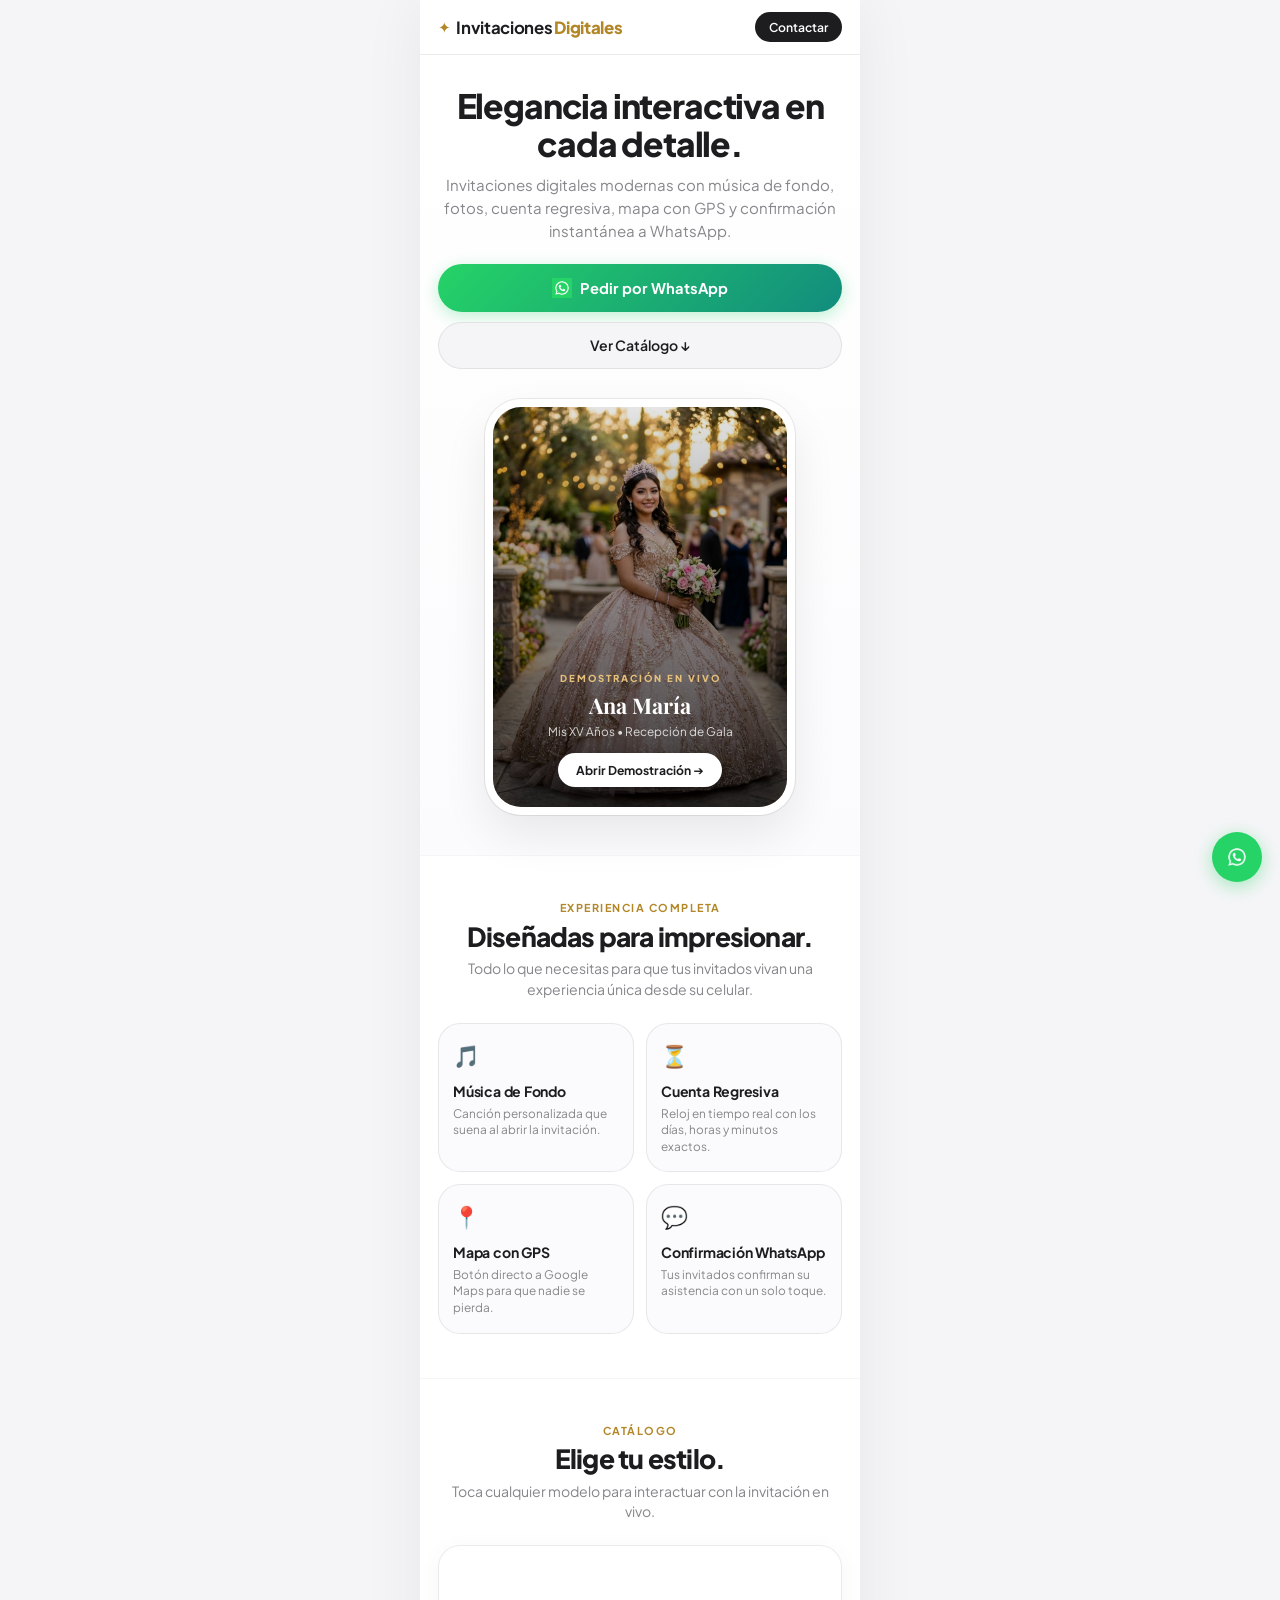
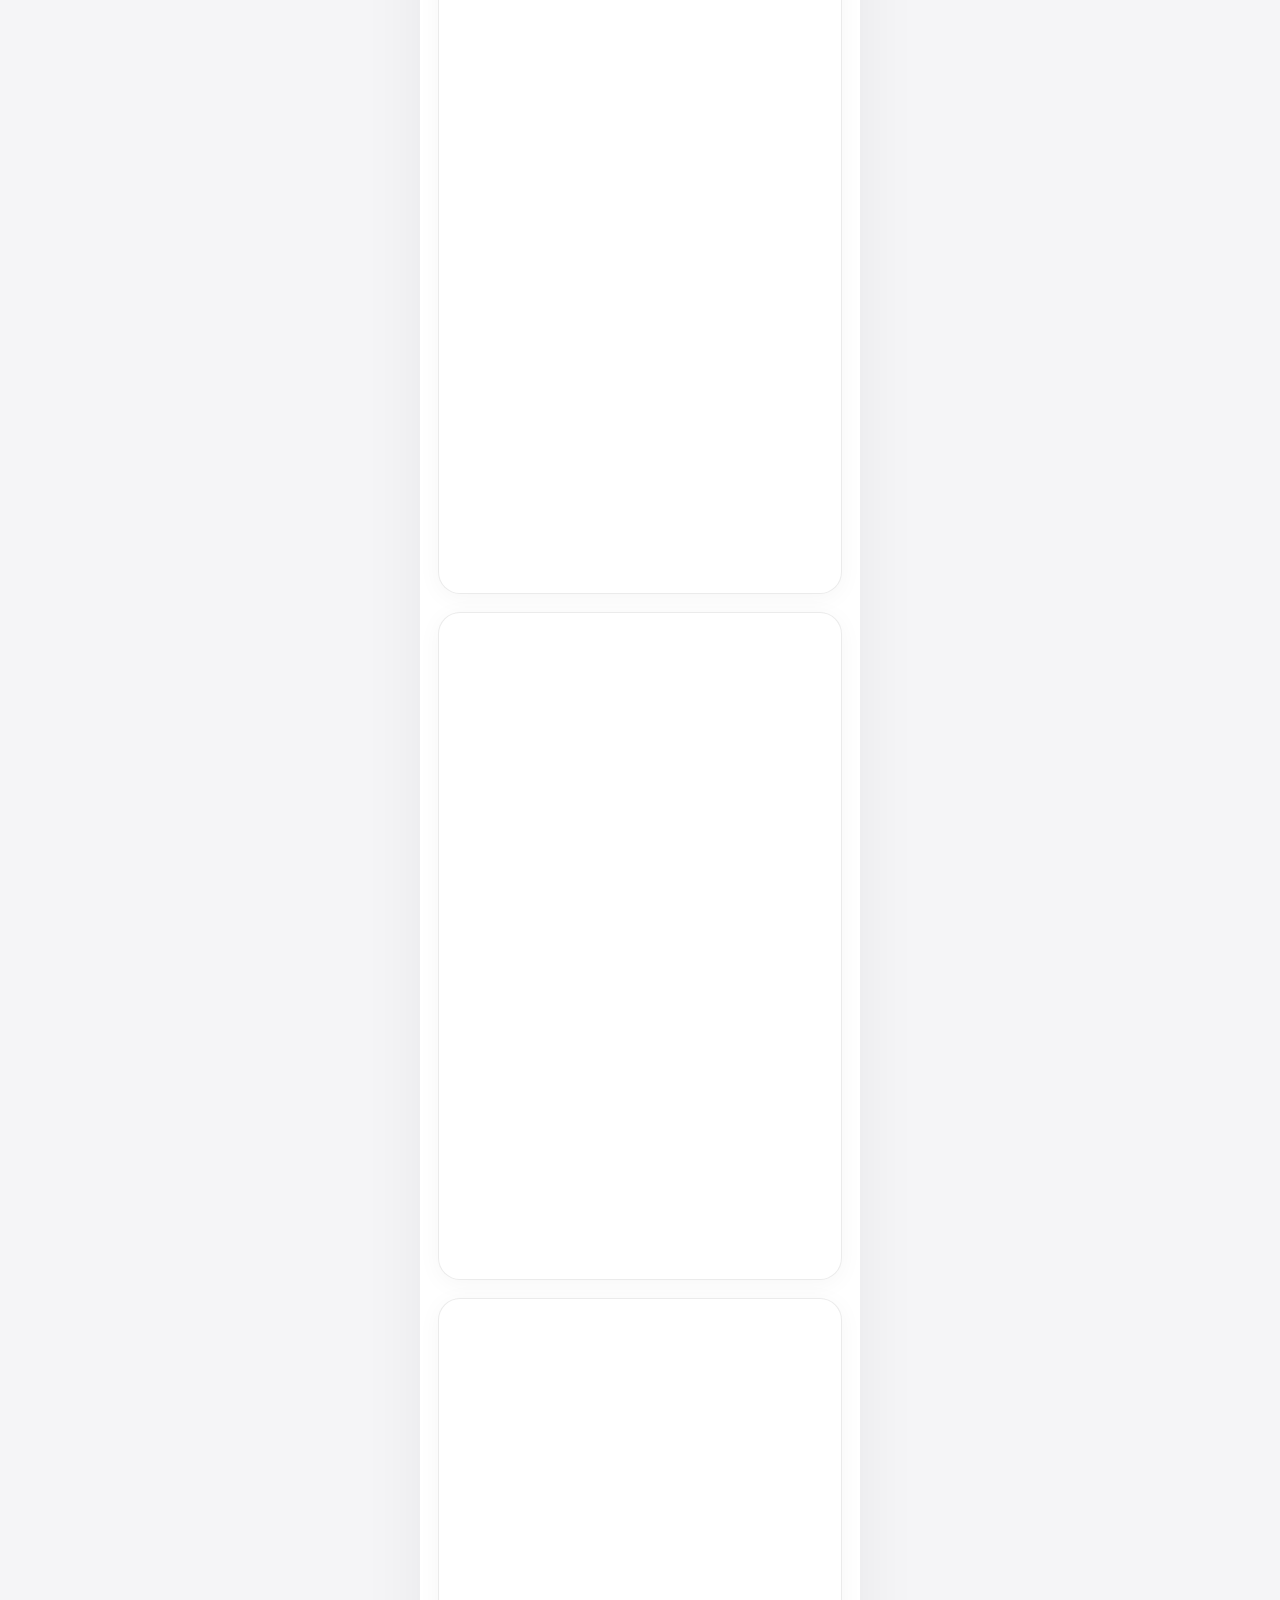
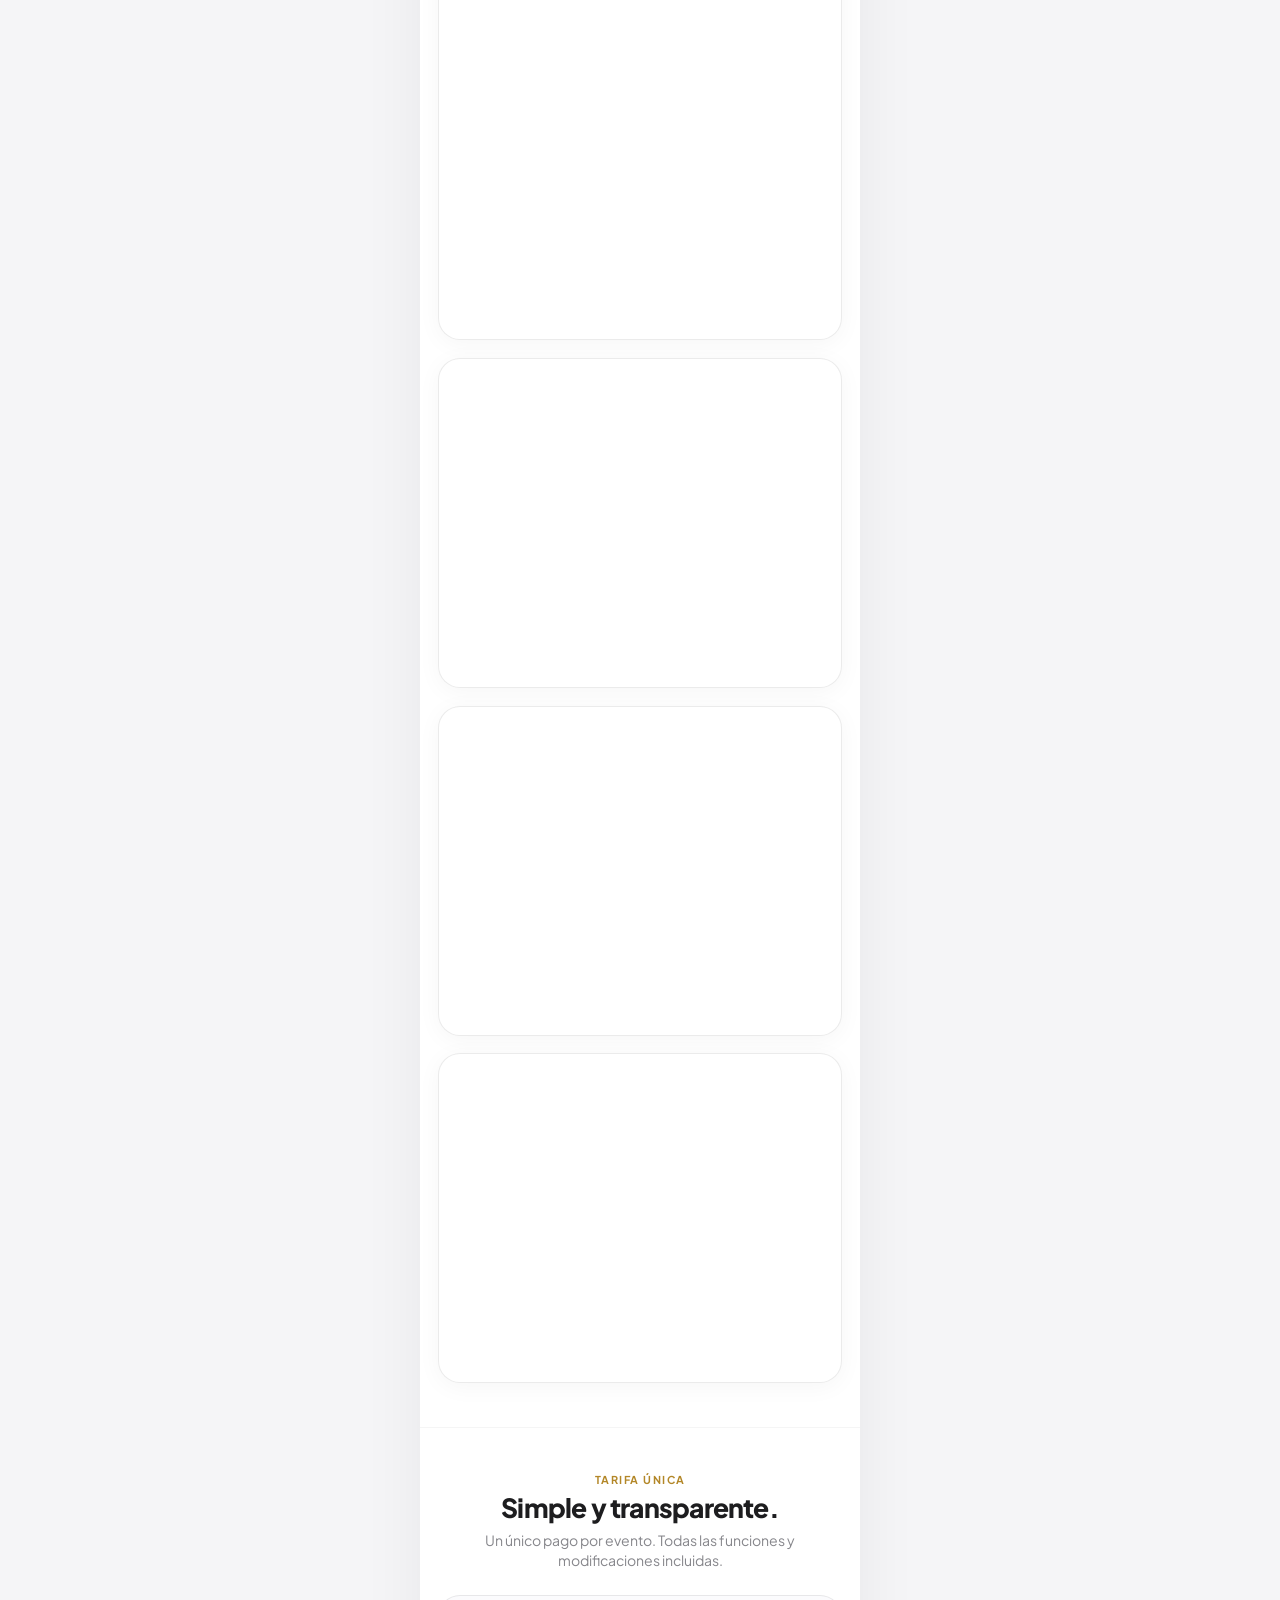
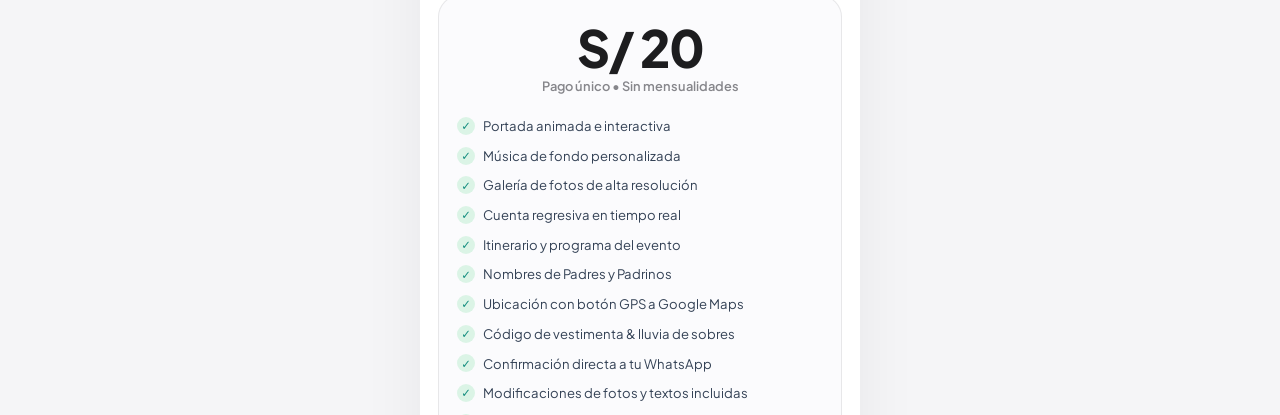
<file: index.html>
<!DOCTYPE html>
<html lang="es">
<head>
    <meta charset="UTF-8">
    <meta name="viewport" content="width=device-width, initial-scale=1.0, maximum-scale=1.0, user-scalable=no, viewport-fit=cover">
    <meta name="theme-color" content="#f5f5f7">
    <meta name="mobile-web-app-capable" content="yes">
    <meta name="apple-mobile-web-app-capable" content="yes">
    <meta name="apple-mobile-web-app-status-bar-style" content="default">
    <title>Invitaciones Digitales e Interactivas | Diseño Exclusivo</title>
    <link rel="icon" type="image/svg+xml" href="assets/images/favicon.svg">
    
    <!-- Google Fonts & Apple SF Font Fallbacks -->
    <link rel="preconnect" href="https://fonts.googleapis.com">
    <link rel="preconnect" href="https://fonts.gstatic.com" crossorigin>
    <link href="https://fonts.googleapis.com/css2?family=Plus+Jakarta+Sans:wght@400;500;600;700;800&family=Playfair+Display:ital,wght@0,600;0,700;1,600&display=swap" rel="stylesheet">
    
    <link rel="stylesheet" href="landing.css">
</head>
<body class="apple-light-body">

    <!-- Mobile-First App Wrapper -->
    <div class="apple-app-wrapper">

        <!-- Apple-Style Translucent Top Navigation -->
        <header class="apple-nav">
            <div class="apple-nav-inner">
                <a href="#" class="apple-logo">
                    <span class="apple-logo-icon">✦</span>
                    <span class="apple-logo-text">Invitaciones<strong>Digitales</strong></span>
                </a>
                <a href="https://wa.me/51988799404?text=Hola,%20deseo%20pedir%20mi%20invitaci%C3%B3n%20digital" target="_blank" rel="noopener noreferrer" class="apple-nav-btn">
                    <span>Contactar</span>
                </a>
            </div>
        </header>

        <!-- Hero Section (Apple Light Style) -->
        <section class="apple-hero">
            <h1 class="apple-hero-title">
                Elegancia interactiva en cada detalle.
            </h1>
            <p class="apple-hero-subtitle">
                Invitaciones digitales modernas con música de fondo, fotos, cuenta regresiva, mapa con GPS y confirmación instantánea a WhatsApp.
            </p>

            <div class="apple-hero-cta-group">
                <a href="https://wa.me/51988799404?text=Hola,%20deseo%20pedir%20mi%20invitaci%C3%B3n%20digital" target="_blank" rel="noopener noreferrer" class="apple-btn-primary">
                    <img src="whatsapp.png" alt="WhatsApp" class="apple-wa-icon">
                    <span>Pedir por WhatsApp</span>
                </a>
                <a href="#catalogo" class="apple-btn-secondary">
                    <span>Ver Catálogo ↓</span>
                </a>
            </div>

            <!-- Apple Clean Device Showcase -->
            <div class="apple-device-frame">
                <div class="apple-device-screen">
                    <img src="demos/xv-anos/imagenes/hero.jpg" alt="Demostración Invitación" class="apple-screen-img" fetchpriority="high" decoding="async">
                    <div class="apple-screen-overlay"></div>
                    
                    <div class="apple-card-content">
                        <div class="apple-card-badge">DEMOSTRACIÓN EN VIVO</div>
                        <h2 class="apple-card-title">Ana María</h2>
                        <p class="apple-card-sub">Mis XV Años • Recepción de Gala</p>
                        <a href="./demos/xv-anos/codigo/index.html" target="_blank" class="apple-pill-link">
                            <span>Abrir Demostración ➔</span>
                        </a>
                    </div>
                </div>
            </div>
        </section>

        <!-- Apple Bento Grid: Experiencia y Funcionalidades -->
        <section class="apple-section">
            <div class="apple-section-header">
                <span class="apple-section-kicker">EXPERIENCIA COMPLETA</span>
                <h2 class="apple-section-title">Diseñadas para impresionar.</h2>
                <p class="apple-section-desc">Todo lo que necesitas para que tus invitados vivan una experiencia única desde su celular.</p>
            </div>

            <div class="apple-bento-grid">
                
                <div class="apple-bento-card">
                    <div class="bento-icon">🎵</div>
                    <h3>Música de Fondo</h3>
                    <p>Canción personalizada que suena al abrir la invitación.</p>
                </div>

                <div class="apple-bento-card">
                    <div class="bento-icon">⏳</div>
                    <h3>Cuenta Regresiva</h3>
                    <p>Reloj en tiempo real con los días, horas y minutos exactos.</p>
                </div>

                <div class="apple-bento-card">
                    <div class="bento-icon">📍</div>
                    <h3>Mapa con GPS</h3>
                    <p>Botón directo a Google Maps para que nadie se pierda.</p>
                </div>

                <div class="apple-bento-card">
                    <div class="bento-icon">💬</div>
                    <h3>Confirmación WhatsApp</h3>
                    <p>Tus invitados confirman su asistencia con un solo toque.</p>
                </div>

            </div>
        </section>

        <!-- Catalog Section: Modelos de Invitaciones -->
        <section id="catalogo" class="apple-section">
            <div class="apple-section-header">
                <span class="apple-section-kicker">CATÁLOGO</span>
                <h2 class="apple-section-title">Elige tu estilo.</h2>
                <p class="apple-section-desc">Toca cualquier modelo para interactuar con la invitación en vivo.</p>
            </div>

            <div class="apple-catalog-list">

                <!-- Demo 1: XV Años -->
                <div class="apple-product-card">
                    <div class="apple-card-media">
                        <img src="demos/xv-anos/imagenes/hero.jpg" alt="XV Años" loading="lazy" decoding="async">
                        <span class="apple-tag">XV Años</span>
                    </div>
                    <div class="apple-card-info">
                        <h3>XV Años — Ana María</h3>
                        <p>Elegante, glamorosa y mágica con itinerario y fotos.</p>
                        <a href="./demos/xv-anos/codigo/index.html" target="_blank" class="apple-btn-demo">
                            Ver Demo en Vivo ➔
                        </a>
                    </div>
                </div>

                <!-- Demo 2: Boda -->
                <div class="apple-product-card">
                    <div class="apple-card-media">
                        <img src="demos/boda/imagenes/hero.jpg" alt="Boda" loading="lazy" decoding="async">
                        <span class="apple-tag">Bodas</span>
                    </div>
                    <div class="apple-card-info">
                        <h3>Bodas — María & Carlos</h3>
                        <p>Estilo romántico, de etiqueta, con fotos y mapa GPS.</p>
                        <a href="./demos/boda/codigo/index.html" target="_blank" class="apple-btn-demo">
                            Ver Demo en Vivo ➔
                        </a>
                    </div>
                </div>

                <!-- Demo 3: Cumpleaños -->
                <div class="apple-product-card">
                    <div class="apple-card-media">
                        <img src="demos/cumpleanos/imagenes/hero.jpg" alt="Cumpleaños" loading="lazy" decoding="async">
                        <span class="apple-tag">Cumpleaños</span>
                    </div>
                    <div class="apple-card-info">
                        <h3>Cumpleaños #18 — Juan</h3>
                        <p>Festiva y llena de energía para todas las edades.</p>
                        <a href="./demos/cumpleanos/codigo/index.html" target="_blank" class="apple-btn-demo">
                            Ver Demo en Vivo ➔
                        </a>
                    </div>
                </div>

                <!-- Demo 4: Baby Shower -->
                <div class="apple-product-card">
                    <div class="apple-card-media">
                        <img src="demos/babyshower/imagenes/hero.jpg" alt="Baby Shower" loading="lazy" decoding="async">
                        <span class="apple-tag">Baby Shower</span>
                    </div>
                    <div class="apple-card-info">
                        <h3>Baby Shower — Mateo</h3>
                        <p>Diseño tierno y delicado con sugerencia de regalos.</p>
                        <a href="./demos/babyshower/codigo/index.html" target="_blank" class="apple-btn-demo">
                            Ver Demo en Vivo ➔
                        </a>
                    </div>
                </div>

                <!-- Demo 5: Bautizo -->
                <div class="apple-product-card">
                    <div class="apple-card-media">
                        <img src="demos/bautizo/imagenes/hero.jpg" alt="Bautizos" loading="lazy" decoding="async">
                        <span class="apple-tag">Bautizos</span>
                    </div>
                    <div class="apple-card-info">
                        <h3>Bautizos — Lucía</h3>
                        <p>Estilo familiar y espiritual con padrinos y recepción.</p>
                        <a href="./demos/bautizo/codigo/index.html" target="_blank" class="apple-btn-demo">
                            Ver Demo en Vivo ➔
                        </a>
                    </div>
                </div>

                <!-- Demo 6: Aniversario -->
                <div class="apple-product-card">
                    <div class="apple-card-media">
                        <img src="demos/aniversario/imagenes/hero.jpg" alt="Aniversarios" loading="lazy" decoding="async">
                        <span class="apple-tag">Aniversarios</span>
                    </div>
                    <div class="apple-card-info">
                        <h3>Aniversarios — Elena & Roberto</h3>
                        <p>Bodas de Plata / Oro con galería de recuerdos.</p>
                        <a href="./demos/aniversario/codigo/index.html" target="_blank" class="apple-btn-demo">
                            Ver Demo en Vivo ➔
                        </a>
                    </div>
                </div>

            </div>
        </section>

        <!-- Pricing Section (Apple Spec Card Style) -->
        <section id="precio" class="apple-section">
            <div class="apple-section-header">
                <span class="apple-section-kicker">TARIFA ÚNICA</span>
                <h2 class="apple-section-title">Simple y transparente.</h2>
                <p class="apple-section-desc">Un único pago por evento. Todas las funciones y modificaciones incluidas.</p>
            </div>

            <div class="apple-pricing-box">
                <div class="apple-price-hero">
                    <div class="apple-price-number">S/ 20</div>
                    <div class="apple-price-note">Pago único • Sin mensualidades</div>
                </div>

                <div class="apple-specs-list">
                    <div class="spec-row"><span class="spec-check">✓</span><span>Portada animada e interactiva</span></div>
                    <div class="spec-row"><span class="spec-check">✓</span><span>Música de fondo personalizada</span></div>
                    <div class="spec-row"><span class="spec-check">✓</span><span>Galería de fotos de alta resolución</span></div>
                    <div class="spec-row"><span class="spec-check">✓</span><span>Cuenta regresiva en tiempo real</span></div>
                    <div class="spec-row"><span class="spec-check">✓</span><span>Itinerario y programa del evento</span></div>
                    <div class="spec-row"><span class="spec-check">✓</span><span>Nombres de Padres y Padrinos</span></div>
                    <div class="spec-row"><span class="spec-check">✓</span><span>Ubicación con botón GPS a Google Maps</span></div>
                    <div class="spec-row"><span class="spec-check">✓</span><span>Código de vestimenta & lluvia de sobres</span></div>
                    <div class="spec-row"><span class="spec-check">✓</span><span>Confirmación directa a tu WhatsApp</span></div>
                    <div class="spec-row"><span class="spec-check">✓</span><span>Modificaciones de fotos y textos incluidas</span></div>
                    <div class="spec-row"><span class="spec-check">✓</span><span>Entrega rápida en menos de 24 horas</span></div>
                </div>

                <a href="https://wa.me/51988799404?text=Hola,%20deseo%20pedir%20mi%20invitaci%C3%B3n%20digital" target="_blank" rel="noopener noreferrer" class="apple-btn-primary apple-btn-full">
                    <img src="whatsapp.png" alt="WhatsApp" class="apple-wa-icon">
                    <span>Pedir Mi Invitación por WhatsApp</span>
                </a>
            </div>
        </section>

        <!-- FAQ Section -->
        <section id="faq" class="apple-section">
            <div class="apple-section-header">
                <span class="apple-section-kicker">PREGUNTAS FRECUENTES</span>
                <h2 class="apple-section-title">¿Cómo funciona?</h2>
            </div>

            <div class="apple-faq-stack">
                <div class="apple-faq-item">
                    <h4>1. ¿Cómo les envío mis datos y fotos?</h4>
                    <p>Nos escribes directamente por WhatsApp con tus fotos, fecha, hora, lugar y nosotros preparamos todo.</p>
                </div>
                <div class="apple-faq-item">
                    <h4>2. ¿Puedo pedir modificaciones o correcciones?</h4>
                    <p>Sí, adaptamos los textos, fotos y detalles a tu gusto hasta que quede perfecta.</p>
                </div>
                <div class="apple-faq-item">
                    <h4>3. ¿Cuánto tiempo demora la entrega?</h4>
                    <p>Te entregamos el enlace privado de tu invitación en <strong>menos de 24 horas</strong>.</p>
                </div>
                <div class="apple-faq-item">
                    <h4>4. ¿Cómo la reciben mis invitados?</h4>
                    <p>Solo les compartes tu enlace por WhatsApp y se abre al instante en cualquier teléfono.</p>
                </div>
            </div>
        </section>

        <!-- Apple Minimal Footer -->
        <footer class="apple-footer">
            <div class="apple-footer-content">
                <h2>Haz que tu evento sea inolvidable.</h2>
                <p>Pide tu invitación digital hoy mismo.</p>
                <a href="https://wa.me/51988799404?text=Hola,%20deseo%20pedir%20mi%20invitaci%C3%B3n%20digital" target="_blank" rel="noopener noreferrer" class="apple-btn-primary">
                    <img src="whatsapp.png" alt="WhatsApp" class="apple-wa-icon">
                    <span>Escríbenos por WhatsApp</span>
                </a>
                <div class="apple-copyright">
                    © 2026 Invitaciones Digitales — Todos los derechos reservados.
                </div>
            </div>
        </footer>

    </div>

    <!-- Floating WhatsApp Button -->
    <a href="https://wa.me/51988799404?text=Hola,%20deseo%20pedir%20mi%20invitaci%C3%B3n%20digital" target="_blank" rel="noopener noreferrer" class="apple-floating-wa" title="Pedir por WhatsApp">
        <img src="whatsapp.png" alt="WhatsApp">
    </a>

</body>
</html>
</file>
<file: landing.css>
/* ==========================================================================
   APPLE DESIGN SYSTEM — TEMA CLARO (LIGHT THEME) MOBILE APP
   ========================================================================== */

*, *::before, *::after {
    box-sizing: border-box;
    margin: 0;
    padding: 0;
}

:root {
    --apple-bg: #f5f5f7;
    --apple-card: #ffffff;
    --apple-dark: #1d1d1f;
    --apple-gray: #86868b;
    --apple-light-gray: #fbfbfd;
    --apple-border: rgba(0, 0, 0, 0.08);
    --apple-border-light: rgba(0, 0, 0, 0.04);
    --apple-accent: #0071e3;
    --apple-gold: #b38728;
    --apple-shadow: 0 4px 24px rgba(0, 0, 0, 0.04);
    --apple-shadow-hover: 0 10px 30px rgba(0, 0, 0, 0.08);
    --apple-radius-card: 22px;
    --apple-radius-pill: 980px;
}

html {
    scroll-behavior: smooth;
    font-size: 16px;
    -webkit-text-size-adjust: 100%;
    -webkit-tap-highlight-color: transparent;
}

body.apple-light-body {
    font-family: -apple-system, BlinkMacSystemFont, "SF Pro Text", "SF Pro Display", "Plus Jakarta Sans", system-ui, sans-serif;
    background-color: var(--apple-bg);
    color: var(--apple-dark);
    line-height: 1.5;
    overflow-x: hidden;
    touch-action: manipulation;
    min-height: 100vh;
}

/* Mobile-First App Wrapper */
.apple-app-wrapper {
    width: 100%;
    max-width: 440px;
    margin: 0 auto;
    background: #ffffff;
    min-height: 100vh;
    min-height: 100dvh;
    position: relative;
    box-shadow: 0 0 60px rgba(0, 0, 0, 0.06);
}

/* ==========================================================================
   APPLE TRANSLUCENT TOP NAVIGATION
   ========================================================================== */
.apple-nav {
    position: sticky;
    top: 0;
    left: 0;
    width: 100%;
    z-index: 1000;
    background: rgba(255, 255, 255, 0.85);
    backdrop-filter: saturate(180%) blur(20px);
    -webkit-backdrop-filter: saturate(180%) blur(20px);
    border-bottom: 1px solid var(--apple-border);
    padding: 12px 18px;
}

.apple-nav-inner {
    display: flex;
    align-items: center;
    justify-content: space-between;
}

.apple-logo {
    display: flex;
    align-items: center;
    gap: 6px;
    text-decoration: none;
    color: var(--apple-dark);
    font-size: 1.05rem;
    font-weight: 700;
    letter-spacing: -0.02em;
}

.apple-logo-icon {
    color: var(--apple-gold);
    font-size: 0.95rem;
}

.apple-logo-text strong {
    font-weight: 800;
    color: var(--apple-gold);
    margin-left: 2px;
}

.apple-nav-btn {
    background: var(--apple-dark);
    color: #ffffff;
    font-size: 0.76rem;
    font-weight: 600;
    padding: 6px 14px;
    border-radius: var(--apple-radius-pill);
    text-decoration: none;
    transition: opacity 0.2s ease, transform 0.2s ease;
}

.apple-nav-btn:hover {
    opacity: 0.85;
    transform: scale(0.98);
}

/* ==========================================================================
   HERO SECTION (APPLE LIGHT THEME)
   ========================================================================== */
.apple-hero {
    padding: 32px 18px 40px;
    background: linear-gradient(180deg, #ffffff 0%, var(--apple-light-gray) 100%);
    text-align: center;
}

.apple-hero-eyebrow {
    font-size: 0.72rem;
    font-weight: 700;
    letter-spacing: 1.5px;
    text-transform: uppercase;
    color: var(--apple-gold);
    margin-bottom: 8px;
}

.apple-hero-title {
    font-size: 2.1rem;
    font-weight: 800;
    line-height: 1.12;
    letter-spacing: -0.035em;
    color: var(--apple-dark);
    margin-bottom: 12px;
}

.apple-hero-subtitle {
    font-size: 0.94rem;
    color: var(--apple-gray);
    line-height: 1.5;
    margin-bottom: 22px;
    font-weight: 400;
}

.apple-hero-cta-group {
    display: flex;
    flex-direction: column;
    gap: 10px;
    margin-bottom: 30px;
}

.apple-btn-primary {
    display: flex;
    align-items: center;
    justify-content: center;
    gap: 8px;
    background: linear-gradient(135deg, #25D366 0%, #128C7E 100%);
    color: #ffffff;
    padding: 13px 22px;
    border-radius: var(--apple-radius-pill);
    font-size: 0.92rem;
    font-weight: 700;
    text-decoration: none;
    box-shadow: 0 4px 16px rgba(37, 211, 102, 0.3);
    transition: transform 0.2s ease, opacity 0.2s ease;
}

.apple-btn-primary:hover {
    transform: scale(0.99);
    opacity: 0.95;
}

.apple-wa-icon {
    width: 20px;
    height: 20px;
    object-fit: contain;
}

.apple-btn-secondary {
    display: flex;
    align-items: center;
    justify-content: center;
    background: var(--apple-bg);
    color: var(--apple-dark);
    border: 1px solid var(--apple-border);
    padding: 12px 20px;
    border-radius: var(--apple-radius-pill);
    font-size: 0.88rem;
    font-weight: 600;
    text-decoration: none;
    transition: background 0.2s ease;
}

.apple-btn-secondary:hover {
    background: #eaeaea;
}

/* Apple Device Mockup Showcase */
.apple-device-frame {
    width: 100%;
    max-width: 310px;
    margin: 0 auto;
    background: #ffffff;
    border-radius: 36px;
    padding: 8px;
    box-shadow: 0 20px 45px rgba(0, 0, 0, 0.08), 0 0 0 1px var(--apple-border);
}

.apple-device-screen {
    width: 100%;
    height: 400px;
    border-radius: 28px;
    overflow: hidden;
    position: relative;
    background: #000000;
}

.apple-screen-img {
    width: 100%;
    height: 100%;
    object-fit: cover;
}

.apple-screen-overlay {
    position: absolute;
    inset: 0;
    background: linear-gradient(180deg, rgba(0,0,0,0.1) 0%, rgba(0,0,0,0.75) 100%);
}

.apple-card-content {
    position: absolute;
    bottom: 0;
    left: 0;
    right: 0;
    padding: 20px 16px;
    text-align: center;
    color: #ffffff;
}

.apple-card-badge {
    font-size: 0.6rem;
    font-weight: 800;
    letter-spacing: 2px;
    color: #e5c07b;
    margin-bottom: 4px;
}

.apple-card-title {
    font-family: 'Playfair Display', serif;
    font-size: 1.35rem;
    font-weight: 700;
    margin-bottom: 2px;
}

.apple-card-sub {
    font-size: 0.74rem;
    color: rgba(255, 255, 255, 0.8);
    margin-bottom: 12px;
}

.apple-pill-link {
    display: inline-flex;
    align-items: center;
    justify-content: center;
    background: #ffffff;
    color: var(--apple-dark);
    padding: 8px 18px;
    border-radius: var(--apple-radius-pill);
    font-size: 0.76rem;
    font-weight: 700;
    text-decoration: none;
    box-shadow: 0 4px 12px rgba(0,0,0,0.2);
}

/* ==========================================================================
   SECTIONS & HEADERS
   ========================================================================== */
.apple-section {
    padding: 44px 18px;
    border-top: 1px solid var(--apple-border-light);
}

.apple-section-header {
    text-align: center;
    margin-bottom: 24px;
}

.apple-section-kicker {
    font-size: 0.68rem;
    font-weight: 700;
    letter-spacing: 1.5px;
    text-transform: uppercase;
    color: var(--apple-gold);
    display: block;
    margin-bottom: 4px;
}

.apple-section-title {
    font-size: 1.65rem;
    font-weight: 800;
    letter-spacing: -0.03em;
    color: var(--apple-dark);
    line-height: 1.2;
    margin-bottom: 6px;
}

.apple-section-desc {
    font-size: 0.88rem;
    color: var(--apple-gray);
    line-height: 1.45;
}

/* ==========================================================================
   APPLE BENTO GRID
   ========================================================================== */
.apple-bento-grid {
    display: grid;
    grid-template-columns: 1fr 1fr;
    gap: 12px;
}

.apple-bento-card {
    background: var(--apple-light-gray);
    border: 1px solid var(--apple-border);
    border-radius: var(--apple-radius-card);
    padding: 16px 14px;
    text-align: left;
    transition: transform 0.2s ease, box-shadow 0.2s ease;
}

.apple-bento-card:hover {
    transform: translateY(-2px);
    box-shadow: var(--apple-shadow);
}

.bento-icon {
    font-size: 1.35rem;
    margin-bottom: 8px;
}

.apple-bento-card h3 {
    font-size: 0.88rem;
    font-weight: 700;
    letter-spacing: -0.015em;
    color: var(--apple-dark);
    margin-bottom: 4px;
}

.apple-bento-card p {
    font-size: 0.74rem;
    color: var(--apple-gray);
    line-height: 1.4;
}

/* ==========================================================================
   CATALOG CARDS (APPLE PRODUCT CARDS)
   ========================================================================== */
.apple-catalog-list {
    display: flex;
    flex-direction: column;
    gap: 18px;
}

.apple-product-card {
    background: #ffffff;
    border: 1px solid var(--apple-border);
    border-radius: var(--apple-radius-card);
    overflow: hidden;
    box-shadow: var(--apple-shadow);
    transition: transform 0.2s ease, box-shadow 0.2s ease;
    content-visibility: auto;
    contain-intrinsic-size: 320px;
    will-change: transform;
}

.apple-product-card:hover {
    transform: translateY(-2px);
    box-shadow: var(--apple-shadow-hover);
}

.apple-card-media {
    width: 100%;
    height: 190px;
    position: relative;
    background: #eaeaea;
}

.apple-card-media img {
    width: 100%;
    height: 100%;
    object-fit: cover;
}

.apple-tag {
    position: absolute;
    top: 10px;
    right: 10px;
    background: rgba(255, 255, 255, 0.92);
    backdrop-filter: blur(10px);
    color: var(--apple-dark);
    font-size: 0.68rem;
    font-weight: 700;
    padding: 4px 10px;
    border-radius: var(--apple-radius-pill);
    box-shadow: 0 2px 8px rgba(0, 0, 0, 0.08);
}

.apple-card-info {
    padding: 16px;
    text-align: left;
}

.apple-card-info h3 {
    font-size: 1.1rem;
    font-weight: 700;
    letter-spacing: -0.02em;
    color: var(--apple-dark);
    margin-bottom: 4px;
}

.apple-card-info p {
    font-size: 0.82rem;
    color: var(--apple-gray);
    margin-bottom: 14px;
    line-height: 1.45;
}

.apple-btn-demo {
    display: block;
    width: 100%;
    text-align: center;
    background: var(--apple-light-gray);
    color: var(--apple-dark);
    border: 1px solid var(--apple-border);
    padding: 10px 16px;
    border-radius: var(--apple-radius-pill);
    font-size: 0.84rem;
    font-weight: 700;
    text-decoration: none;
    transition: background 0.2s ease, border-color 0.2s ease;
}

.apple-btn-demo:hover {
    background: #eaeaea;
    border-color: rgba(0, 0, 0, 0.15);
}

/* ==========================================================================
   PRICING (APPLE SPEC CARD)
   ========================================================================== */
.apple-pricing-box {
    background: var(--apple-light-gray);
    border: 1px solid var(--apple-border);
    border-radius: var(--apple-radius-card);
    padding: 26px 18px;
    text-align: center;
}

.apple-price-number {
    font-size: 3.2rem;
    font-weight: 800;
    letter-spacing: -0.04em;
    color: var(--apple-dark);
    line-height: 1;
    margin-bottom: 4px;
}

.apple-price-note {
    font-size: 0.8rem;
    color: var(--apple-gray);
    font-weight: 600;
    margin-bottom: 20px;
}

.apple-specs-list {
    display: flex;
    flex-direction: column;
    gap: 10px;
    text-align: left;
    margin-bottom: 24px;
}

.spec-row {
    display: flex;
    align-items: center;
    gap: 8px;
    font-size: 0.82rem;
    color: #334155;
}

.spec-check {
    display: inline-flex;
    align-items: center;
    justify-content: center;
    width: 18px;
    height: 18px;
    background: rgba(37, 211, 102, 0.15);
    color: #128C7E;
    font-weight: 900;
    font-size: 0.72rem;
    border-radius: 50%;
    flex-shrink: 0;
}

.apple-btn-full {
    width: 100%;
}

/* ==========================================================================
   FAQ (APPLE FAQ STACK)
   ========================================================================== */
.apple-faq-stack {
    display: flex;
    flex-direction: column;
    gap: 10px;
}

.apple-faq-item {
    background: var(--apple-light-gray);
    border: 1px solid var(--apple-border);
    border-radius: 16px;
    padding: 14px 16px;
    text-align: left;
}

.apple-faq-item h4 {
    font-size: 0.88rem;
    font-weight: 700;
    color: var(--apple-dark);
    margin-bottom: 4px;
}

.apple-faq-item p {
    font-size: 0.8rem;
    color: var(--apple-gray);
    line-height: 1.45;
}

/* ==========================================================================
   APPLE MINIMAL FOOTER
   ========================================================================== */
.apple-footer {
    background: var(--apple-light-gray);
    border-top: 1px solid var(--apple-border);
    padding: 40px 18px 24px;
    text-align: center;
}

.apple-footer-content h2 {
    font-size: 1.35rem;
    font-weight: 800;
    letter-spacing: -0.02em;
    color: var(--apple-dark);
    margin-bottom: 6px;
}

.apple-footer-content p {
    font-size: 0.84rem;
    color: var(--apple-gray);
    margin-bottom: 18px;
}

.apple-copyright {
    font-size: 0.72rem;
    color: #94a3b8;
    margin-top: 24px;
    border-top: 1px solid var(--apple-border);
    padding-top: 14px;
}

/* ==========================================================================
   FLOATING WHATSAPP BUTTON
   ========================================================================== */
.apple-floating-wa {
    position: fixed;
    bottom: 18px;
    right: 18px;
    width: 50px;
    height: 50px;
    border-radius: 50%;
    background: #25D366;
    box-shadow: 0 4px 18px rgba(37, 211, 102, 0.4);
    display: flex;
    align-items: center;
    justify-content: center;
    z-index: 99999;
    transition: transform 0.2s ease;
}

.apple-floating-wa img {
    width: 26px;
    height: 26px;
    object-fit: contain;
}

.apple-floating-wa:hover {
    transform: scale(1.08);
}
</file>
